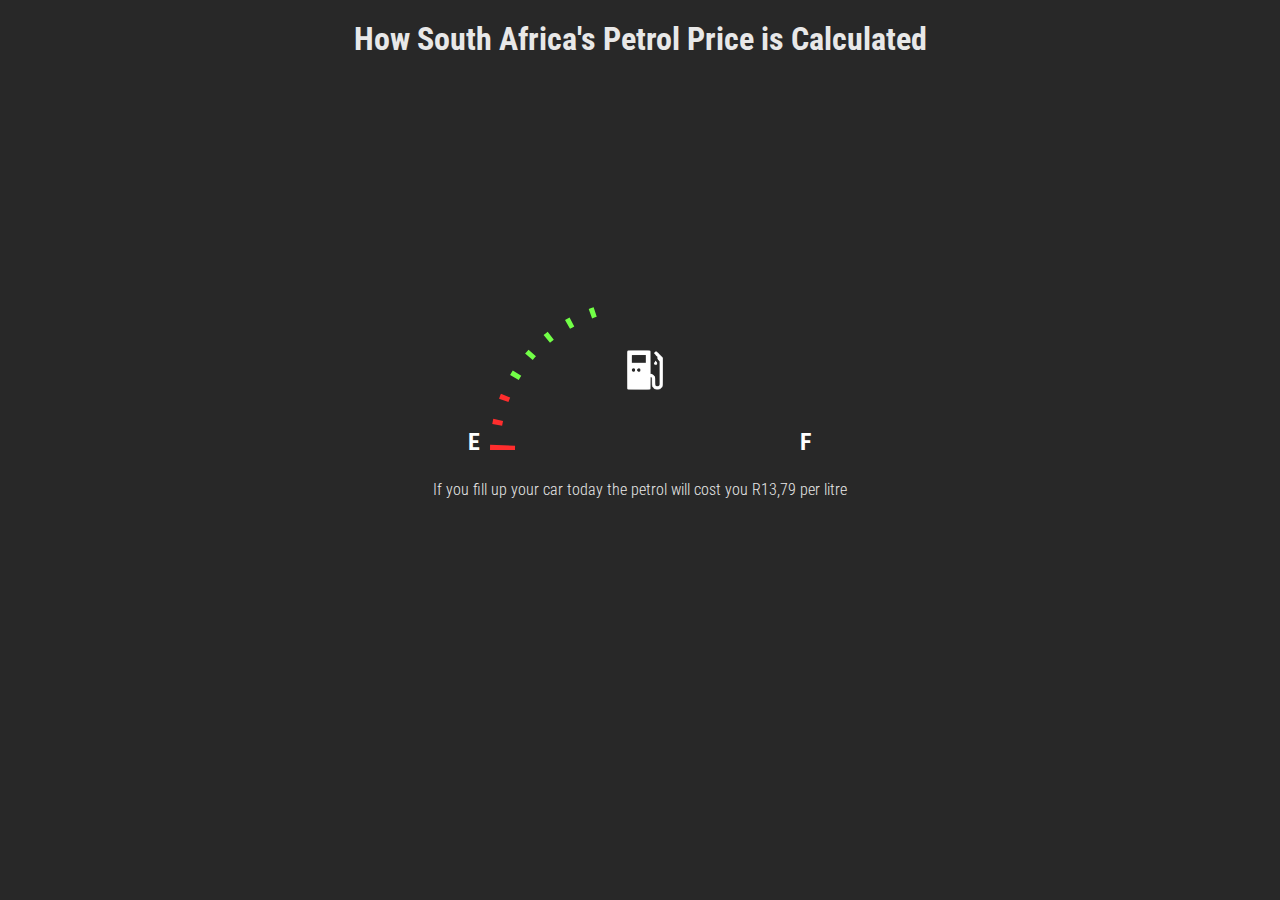
<file: index.html>
<!DOCTYPE html>
<html lang="">
<head>
    <meta charset="UTF-8">
    <meta name="viewport" content="width=device-width, initial-scale=1.0">
    <title>How the South African petrol price is calculated via @alastairotter</title>
    <link rel="stylesheet" href="lib/font-awesome-4.7.0/css/font-awesome.css">
    <link href="https://fonts.googleapis.com/css?family=Orbitron" rel="stylesheet">
    <link href="https://fonts.googleapis.com/css?family=Roboto+Condensed:300,400,700" rel="stylesheet">
    <link rel="stylesheet" href="">
    <script src="lib/d3.v4.min.js"></script>
    <script src="lib/jquery.min.js"></script>


    <style>
        body {
            font-family: "Roboto Condensed", Arial, "Helvetica Neue", Helvetica, sans-serif;
            background: #282828;
            margin:0;
        }

        a {
          color: #fff;
        }

        .boldtext {
            font-size:300%;
            font-weight: 700;
        }

        .gaugeLabel {
            fill: #fff;
            stroke: none;
            font-size: 150%;
            font-weight: 700;

        }

        .pointer {
            fill: #000;

            stroke: #fff;
            stroke-width: 4;
        }

        .text {
            color: #e8e8e8;
            font-size: 100%;
            font-weight: 300;
            line-height: 120%;

        }

        .intro {
            position: absolute;
            text-align: center;
            width: 96%;
            max-width: 500px;
            margin-left: auto;
            margin-right: auto;

        }

        .intro2, .intro3, .intro4, .intro5, .intro6 {
            display: none;
        }

        .highlight {
            font-family: "Orbitron", Arial, "Helvetica Neue", Helvetica, sans-serif;
        }

        .continue {
          position: absolute;
            top:93%;
            text-transform: uppercase;
            font-size: 90%;
            color: gray;

            display: none;
        }

        .continue1, .continue2 {



        }

        .continue:hover {
            color: #eee;
            cursor: pointer; cursor: hand;
        }


        .section2 {
            width: 200px;
            position: absolute;
            text-align: center;
            width: 96%;
            max-width: 500px;
            margin-left: auto;
            margin-right: auto;
            margin-top: -40px;
        }

        .section1 {
            display: none;

        }

        .label1, .label2 {
            display: none;
            position: absolute;
            color: #eee;
            font-size: 90%;


        }

        .llabel1, .llabel2, .llabel3 ,.llabel4{
            display: none;
            position: absolute;
            color: #eee;
            font-size: 90%;


        }

        .label2 {
          display: none;
        }

        .label{
            fill: #eee;
            stroke: none;
            font-size: 90%;
            text-anchor: end;
        }

        .fa {
          font-size: 140%;
          color: #fff;
        }

        .mainTitle {
          position: absolute;
          z-index: 1000;
          top: 20px;
          width: 100%;
          text-align: center;
          color: #e8e8e8;
          font-weight: 700;
          font-size: 200%;
        }



      /* phone screens */
      @media screen and (max-width: 600px) {
    body {

    }
    .mainTitle {
      font-size: 150%;
      top: 10px;
    }

    .text {
      font-size: 90%;
    }
}




    </style>
</head>

<body>


<div class="intro intro1 text">If you fill up your car today the petrol will cost you R13,79 per litre</div>
<!--
<div class="intro intro2 text">A month ago the same petrol would have cost you R12,85 per litre</div>
  <div class="intro intro3 text">And a year ago, in January 2016, it would have cost you R12,37 per litre</div>
<div class="intro intro4 text">Occasionally the price of petrol will decrease but, for cash-strapped consumers, it feels like petrol only ever goes up.
    </div>
    <div class="intro intro5 text">The price of petrol also seems very volatile. One month the price is decreased and the next there there is a massive increase in the price.</div>

    <div class="intro intro6 text">The reason for these large changes in the price of petrol from one month to another is because of the many volatile factors used to calculate the price.
    <div class="continue">Click here to continue &nbsp; <i class="fa fa-chevron-circle-right" aria-hidden="true"></i>
</div></div>
-->
  <div class='continue continue1'>Click to continue &nbsp; <i class='fa fa-chevron-circle-right' aria-hidden='true'></i></div>
  <div class='continue continue2'>Click to continue &nbsp; <i class='fa fa-chevron-circle-right' aria-hidden='true'></i></div>
  <div class='continue continue3'>Click to continue &nbsp; <i class='fa fa-chevron-circle-right' aria-hidden='true'></i></div>
  <div class='continue continue4'>Click to continue &nbsp; <i class='fa fa-chevron-circle-right' aria-hidden='true'></i></div>

  <div class='continue continue5'>Click to continue &nbsp; <i class='fa fa-chevron-circle-right' aria-hidden='true'></i></div>
  <div class='continue continue6'>Click to continue &nbsp; <i class='fa fa-chevron-circle-right' aria-hidden='true'></i></div>
  <div class='continue continue7'>Click to continue &nbsp; <i class='fa fa-chevron-circle-right' aria-hidden='true'></i></div>
  <div class='continue continue8'>Click to continue &nbsp; <i class='fa fa-chevron-circle-right' aria-hidden='true'></i></div>
  <div class='continue continue9'>Click to continue &nbsp; <i class='fa fa-chevron-circle-right' aria-hidden='true'></i></div>




<!-- <div class="section2 section1 text">There are a number of factors used to caluclate the price you pay for petrol at the pump. These include the exchange rate and oil price (volatile) and various taxes and margins (more stable). <br /><br />
  This is the price you pay at the petrol pump for 95 unleaded fuel (inland provinces) R13,79/l</div> -->

  <div class="section2 section1 text"></div>

    <div class="label1">R13,79</div>
      <div class="label2">R13,79</div>

    <div class="llabel1">R3,29</div>
    <div class="llabel2">R1,63</div>
    <div class="llabel3">R0,76</div>
    <div class="llabel4">R2,11</div>

    <script>




        var getAttrs = function (element) {

            var e = d3.select(element).node().getBBox();

            return e;


        }

        var intro = "If you fill up your car today the petrol will cost you R13,79 per litre.";


        var intro2 = "A month ago the same petrol would have cost you R12,85 per litre. And a year ago, in January 2016, it would have cost you R12,37 per litre";

        var intro3 = "Occasionally the price of petrol will decrease but, for cash-strapped consumers, it feels like petrol only ever goes up.";

        var intro4 = "The price of petrol also seems very volatile. One month the price is decreased and the next there there is a massive increase in the price";

        var intro5 = "That's 49c/l more than you paid last month (R13,30) and R1.05 more than you would have paid a year ago (R12,74).<br /><br />So how is the petrol price calculated? ";


        // SECTION COPY

        var section2 = "The price of petrol, which is re-calculated every month, is made up of two core elements: the basic fuel price (BFP) and a collection of levies, taxes and costs associated with transporting, storing and distributing petrol.";

        var section3 = "The Basic Fuel Price (BFP) is the cost of importing oil. This cost is based on the international oil price and includes the cost of shipping and storage. The basic fuel price is the most volatile portion of the petrol equation because it is a combination of the R/$ exchange rate and the price of a barrel of oil, which means that sudden exchange rate changes are reflected almost immediately in the price of petrol.";

        var section4 = "On top of the BFP there are R3,29 worth of taxes and levies applied. There is a R3,15 tax on each litre, a 4c per litre customs and excise levy and a 0.3c/l petroleum products levy. The R3,15 tax is set by the minister of finance and remains relatively stable throughout the year. There is also a 10c/l levy applied to 95 octane petrol in inland provinces to encourage motorists to use the easer-to-produce 93 octane petrol.";

        var section5 = "Then there is a R1,63 Road Accident Fund (RAF) levy. The RAF levy is set by the minister of finance and the proceeds of the RAF are used to compensate third parties involved in road accidents.";


        var section6 = "Another 76c is added to the price of petrol to cover the costs of domestic transportation of petrol around the country by rail, road and pipeline (41c) as well as secondary storage (17,9c) and distribution (17.3c). These additions are designed to cover costs incurred at the various sub-depots around the country.";

        var section8 = "The numbers above have been rounded for illustrative purposes. Data for this infographic was sourced from the <a href='http://www.energy.gov.za/'>Department of Energy</a> and the <a href='https://www.aa.co.za/'>AA</a><br /><br />If you found this interesting or useful please share it. If you have suggestions or comments you can find me on <a href='http://twitter.com/alastairotter'>Twitter</a> or take a look at some of my <a href='http://mediahack.co.za/alastair/'>other projects</a>.";

        var section7 = "Finally there are the wholesale and retail margins (R2,11). The wholesale profit margin is 35,6c/l and this covers the coastal storage depot costs. The retail margin of R1,76 is fixed by the Department of Energy and goes to the service station owner to cover their business costs. ";

        var section9 = "The final levy added is the demand side management levy. This adds 10c to the price of 95 octane petrol in inland provinces. ";

        function degToRad (degree) {
            return degree * (Math.PI/180);
        }

        var outerRadius = 150;

        var width = window.innerWidth,
            height = window.innerHeight;

        var svg = d3.select("body")
            .append("svg")
            .attr("width", width * 0.98)
            .attr("height", height * 0.99)

        var gauge = svg.append("g")

        var arc = d3.arc()
            .innerRadius( function (d) {
                return outerRadius - d.size;
            })
            .outerRadius( outerRadius )
            .startAngle( function (d) {

                return degToRad(d.startangle);
            })

            .endAngle( function (d) {
                return degToRad(d.endangle);
            })


var green = "#72ff47";
var red = "#ff2d2d";

        var points = [
            {   startangle: 270, endangle: 272, color: red, size: 25 },
//            {   startangle: 270, endangle: 272, color: "crimson", size: 25 },
            {   startangle: 280, endangle: 282, color: red, size: 10 },
            {   startangle: 290, endangle: 292, color: red, size: 10 },
            {   startangle: 300, endangle: 302, color: green, size: 10 },
            {   startangle: 310, endangle: 312, color: green, size: 10 },
            {   startangle: 320, endangle: 322, color: green, size: 10 },
            {   startangle: 330, endangle: 332, color: green, size: 10 },
            {   startangle: 340, endangle: 342, color: green, size: 10 },
            {   startangle: 350, endangle: 352, color: green, size: 10 },
            {   startangle: 0, endangle: 2, color: green, size: 25, class: "centerline"},
            {   startangle: 8, endangle: 10, color: green, size: 10 },
            {   startangle: 18, endangle: 20, color: green, size: 10 },
            {   startangle: 28, endangle: 30, color: green, size: 10 },
            {   startangle: 38, endangle: 40, color: green, size: 10 },
            {   startangle: 48, endangle: 50, color: green, size: 10 },
            {   startangle: 58, endangle: 60, color: green, size: 10 },
            {   startangle: 68, endangle: 70, color: green, size: 10 },
            {   startangle: 78, endangle: 80, color: green, size: 10 },
            {   startangle: 88, endangle: 90, color: green, size: 25 },
//            {   startangle: 45, endangle: 50, color: "gray", size: 150 },




        ];

        gauge.append("svg:image")
           .attr('x', width/2 - 15)
           .attr('y', height/2 - 100)
           .attr('width', 40)
           .attr('height', 40)
           .attr("xlink:href","fuelpump.png")
            .style("opacity", 1)
            .transition()
            .duration(1000)
            .style("opacity", 1)

        gauge.selectAll(".lines")
            .data(points)
            .enter()
            .append("path")
            .style("display", "none")
            .attr("class", function (d) {
                return d.class;
            })
            .attr("fill", function (d) {
                return d.color;
            })
            .attr("d", arc)
            .attr("transform", "translate(" + width/2 + "," + height/2 + ")")
            .transition()
            .delay(function (d, i) {
                return i * 100;
            })
            .style("display", "block")


//       addText(intro, ".intro");


       gauge.append("text")
            .text("E")
            .attr("x", width/2 - 160)
            .attr("y", height/2)
            .attr("class", "gaugeLabel")
            .style("text-anchor", "end")

       gauge.append("text")
            .text("F")
            .attr("x", width/2 + 160)
            .attr("y", height/2)
            .attr("class", "gaugeLabel")
            .style("text-anchor", "start")
            .style("opacity", 1)
            .transition()
            .duration(1000)
            .style("opacity", 1)



        // POSITION INTRO
        var intro = $(".intro").width();
        var cont = $(".continue").width();

//        var intro2 = $(".intro2").width();
//        var intro3 = $(".intro3").width();
//        var intro4 = $(".intro4").width();
//        var intro5 = $(".intro5").width();
//        var intro6 = $(".intro6").width();
//
        d3.select(".intro")
            .style("left", width/2 - intro/2 + "px")
            .style("top", height/2 + 30 + "px")

        d3.select(".continue")
            .style("left", width/2 - cont/2 + "px")
            .style("top", height/2 + 20 + "px")

//        d3.select(".intro2")
//            .style("left", width/2 - intro/2 + "px")
//            .style("top", height/2 + 30 + "px")
//
//         d3.select(".intro3")
//            .style("left", width/2 - intro/2 + "px")
//            .style("top", height/2 + 30 + "px")
//
//         d3.select(".intro4")
//            .style("left", width/2 - intro/2 + "px")
//            .style("top", height/2 + 30 + "px")
//
//         d3.select(".intro5")
//            .style("left", width/2 - intro/2 + "px")
//            .style("top", height/2 + 30 + "px")
//
//         d3.select(".intro6")
//            .style("left", width/2 - intro/2 + "px")
//            .style("top", height/2 + 30 + "px")



        var chart = svg.append("g")
        var centerline;
        var levy1, levy2, levy3, levy4;
        var llabel1, llabel2, llabel3, llabel4;

        llabel1 = d3.select(".llabel1")
          .style("left", width/2 + 55 + "px");

          llabel2 = d3.select(".llabel2")
            .style("left", width/2 + 55 + "px")

            llabel3 = d3.select(".llabel3")
              .style("left", width/2 + 55 + "px")

              llabel4 = d3.select(".llabel4")
                .style("left", width/2 + 55 + "px")

        setTimeout( function () {

          // levy5 = chart.append("rect")
          //   .attr("x", width/2 - 40)
          //   .attr("y", height/2 - 197)
          //   .attr("width", 80)
          //   .attr("height", 197)
          //   .style("fill", "#5a8257")
          //   .style("opacity",0)

          levy4 = chart.append("rect")
            .attr("x", width/2 - 40)
            .attr("y", height/2 - 197)
            .attr("width", 80)
            .attr("height", 197)
            .style("fill", "#61a23e")
            .style("opacity",0)

          levy3 = chart.append("rect")
            .attr("x", width/2 - 40)
            .attr("y", height/2 - 166)
            .attr("width", 80)
            .attr("height", 166)
            .style("fill", "#b3d7a2")
            .style("opacity",0)


          levy2 = chart.append("rect")
            .attr("x", width/2 - 40)
            .attr("y", height/2 - 155)
            .attr("width", 80)
            .attr("height", 155)
            .style("fill", "#65dc94")
            .style("opacity",0)

          levy1 = chart.append("rect")
            .attr("x", width/2 - 40)
            .attr("y", height/2 - 132)
            .attr("width", 80)
            .attr("height", 132)
            .style("fill", "#72ff47")
            .style("opacity",0)

          llabel1.style("top", height/2 - 115 + "px")

          llabel2.style("top", height/2 - 150 + "px")

          llabel3.style("top", height/2 - 170 + "px")

          llabel4.style("top", height/2 - 190 + "px")

            centerline = chart.append("rect")
                .attr("x", width/2)
                .attr("y", height/2 - 150)
                .attr("width", 5)
                .attr("height", 25)
                .style("fill", "#72ff47")
                .attr("class", "centerline")





        },4000);




        var introSwitch = function (introHtml, callback) {

            d3.select(".intro")
                .style("opacity", 1)
                .transition()
                .delay(3000)
                .duration(250)
                .style("opacity", 0)
                .on("end", function () {
                    d3.select(".intro")
                        .style("opacity", 0)
                        .html(introHtml)
                        .transition()
                        .duration(250)
                        .style("opacity", 1)
                        .on("end", callback)




                })





        }



        // TESTING

        var showContinue = function () {


            var introHeight = d3.select(".intro")
                .node().getBoundingClientRect();

            introHeight = introHeight.bottom;

            console.log(introHeight)


             d3.select(".continue1")
                .style("top", "92%")
                .style("opacity", 0)
                .style("display", "block")
                .transition()
                .delay(1000)
                .duration(1000)
                .style("opacity", 1)
        }

         setTimeout(function () {
            introSwitch(intro5, showContinue); // ADDS SECOND INTRO TEXT




        }, 1000)








        // MANUAL NAVIGATION
        // STAGE1

        d3.selectAll(".continue1")
            .on("click", function () {

                d3.select(".continue1").remove();

                d3.select(".intro").remove();

                gauge.style("opacity", 1)
                    .transition()
                    .duration(1000)
                    .style("opacity", 0)

                d3.select(".intro6")
                    .transition()
                    .duration(2000)
                    .style("opacity", 0)
                    .remove()

                centerline.transition()
                    .delay(0)
                    .duration(2500)
                    .attr("x", width/2 - 40)
                    .attr("height", 197)
                    .attr("y", height/2 - 197)
                    .attr("width", 80)



                var section1width = $(".section1").width()

                var positionCont = function () {
                    var introHeight = d3.select(".section2")
                            .node().getBoundingClientRect();

                        introHeight = introHeight.bottom;


                        d3.selectAll(".continue2")
                            .style("left", width/2 - cont/2 + "px")
                            .style("top", "92%")
                            .style("opacity", 0)
                            .style("display", "block")
                            .transition()
                            .delay(1000)
                            .duration(1000)
                            .style("opacity", 1)
                }

                var section1 = d3.select(".section1")
                    .style("opacity", 0)
                    .style("display", "block")
                    .transition()
                    .delay(1000)
                    .duration(1000)
                    .style("opacity", 1)
                    .style("left", width/2 - section1width/2 + "px")
                    .style("top", height/2 + 70 + "px")
                    .on("end", positionCont)



                var clinevalues = d3.select(".centerline").node().getBoundingClientRect()


                var label1 = d3.select(".label1")
                    .style("opacity", 0)
                    .style("display", "block")
                    .transition()
                    .delay(1000)
                    .duration(1000)
                    .style("opacity", 0)
                    .style("left", clinevalues.right + 50 + "px")
                    .style("top", clinevalues.top + "px")


/////////////////
setTimeout( function () {
console.log("STAGE 2");


    d3.select(".section2")
        .transition()
        .duration(250)
        .style("opacity", 0)
        .on("end", function () {
            d3.select(".section2")
                .html(section2)
                .transition()
                .duration(250)
                .style("opacity", 1)

            var clinex = centerline.attr("x");
            var cliney = centerline.attr("y");
            var clineh = centerline.attr("height");
            var clinehy = +clineh + +cliney;
            var clinew = centerline.attr("width");

            console.log(cliney);
            console.log(clineh);
            console.log(clinehy);




          chart.append("rect")
                .attr("x", clinex)
                .attr("y", clinehy)
                .attr("width", clinew)
                .attr("class", "bar2")
                .attr("height", 0)
                .style("fill", red)
                .transition()
                .duration(500)
                .attr("y", +clinehy - 85)
                .attr("height", 85)
                .on("end", function () {
                    var e = getAttrs(".bar2");
                    console.log(e);

                    chart.append("text")
                        .text("Basic Fuel Price")
                        .classed("label", true)
                        .attr("class", "label")
                        .classed("barlabel2",true)
                        .attr("x", e.x - 20)
                        .attr("y", e.y + e.height/2)


                    chart.append("text")
                        .text("Levies, taxes & costs")
                        .attr("class", "label")
                        .classed("barlabel1", true)
                        .attr("x", e.x - 20)
                        .attr("y", e.y - (120 - e.height) - 30)

                    d3.select(".continue2")
                        .style("display", "none")



                        // ADD CONTINUE 3

                    var introHeight = d3.select(".section2")
            .node().getBoundingClientRect();

        introHeight = introHeight.bottom;


        d3.selectAll(".continue3")
            .style("left", width/2 - cont/2 + "px")
            .style("top", "93%")
            .style("opacity", 0)
            .style("display", "block")
            .transition()
            .delay(1000)
            .duration(1000)
            .style("opacity", 1)






                })



            })
          }, 2000);

/////////////////



            })



            // STAGE 2

            d3.selectAll(".continue2")
                .on("click", function () {

                console.log("STAGE 2");


                    d3.select(".section2")
                        .transition()
                        .duration(250)
                        .style("opacity", 0)
                        .on("end", function () {
                            d3.select(".section2")
                                .html(section2)
                                .transition()
                                .duration(250)
                                .style("opacity", 1)

                            var clinex = centerline.attr("x");
                            var cliney = centerline.attr("y");
                            var clineh = centerline.attr("height");
                            var clinehy = +clineh + +cliney;
                            var clinew = centerline.attr("width");

                            console.log(cliney);
                            console.log(clineh);
                            console.log(clinehy);




                          chart.append("rect")
                                .attr("x", clinex)
                                .attr("y", clinehy)
                                .attr("width", clinew)
                                .attr("class", "bar2")
                                .attr("height", 0)
                                .style("fill", red)
                                .transition()
                                .duration(500)
                                .attr("y", +clinehy - 85)
                                .attr("height", 85)
                                .on("end", function () {
                                    var e = getAttrs(".bar2");
                                    console.log(e);

                                    chart.append("text")
                                        .text("Basic Fuel Price")
                                        .classed("label", true)
                                        .attr("class", "label")
                                        .classed("barlabel2",true)
                                        .attr("x", e.x - 20)
                                        .attr("y", e.y + e.height/2)


                                    chart.append("text")
                                        .text("Levies, taxes & costs")
                                        .attr("class", "label")
                                        .classed("barlabel1", true)
                                        .attr("x", e.x - 20)
                                        .attr("y", e.y - (120 - e.height) - 30)

                                    d3.select(".continue2")
                                        .style("display", "none")



                                        // ADD CONTINUE 3

                                    var introHeight = d3.select(".section2")
                            .node().getBoundingClientRect();

                        introHeight = introHeight.bottom;


                        d3.selectAll(".continue3")
                            .style("left", width/2 - cont/2 + "px")
                            .style("top", introHeight + "px")
                            .style("opacity", 0)
                            .style("display", "block")
                            .transition()
                            .delay(100)
                            .duration(100)
                            .style("opacity", 1)






                                })



                            })







                })




            // STAGE 3

            d3.select(".continue3")
                .on("click", function () {
                    console.log("continue3");

                    var clinex = centerline.attr("x");
                    var cliney = centerline.attr("y");
                    var clineh = centerline.attr("height");
                    var clinehy = +clineh + +cliney;
                    var clinew = centerline.attr("width");
                    var e = getAttrs(".bar2");

                    // d3.select(".bar2").transition()
                    //   .duration(1000)
                    //   .attr("x", clinex - 90)

                    centerline.transition().duration(1000).style("opacity", 0)

                    d3.select(".section2")
                      .transition()
                      .duration(100)
                      .style("opacity", 0)
                        .on("end", function () {
                            d3.select(".section2")
                              .html(section3)
                              .transition()
                              .duration(100)
                              .style("opacity", 1)
                        })

                      d3.select(".barlabel1")
                        .style("opacity",0)

                      d3.select(".label1")
                        .transition()
                        .duration(1000)
                        .style("top", e.y + 35 + "px")
                        .transition()
                        .duration(100)
                        .style("opacity", 1)
                        .text("R5,97")


                    centerline
                    .attr("y", +clinehy - 85)
                    .attr("height", 85)
                    .transition().duration(1000).style("opacity", 1)


                    d3.select(".continue3")
                        .style("display", "none")



                        // ADD CONTINUE 3

                    var introHeight = d3.select(".section2")
            .node().getBoundingClientRect();

        introHeight = introHeight.bottom;


        d3.selectAll(".continue4")
            .style("left", width/2 - cont/2 + "px")
            .style("top", "93%")
            .style("opacity", 0)
            .style("display", "block")
            .transition()
            .delay(100)
            .duration(100)
            .style("opacity", 1)


                    // d3.select(".label2")
                    //   .transition()
                    //   .duration(1000)
                    //   .attr("x", e.x - 110)

                    // centerline.transition()
                    //     .duration(1000)
                    //     .attr("x", function () {
                    //       return this.attr("x") + 50;
                    //     })

                })

                // STAGE 3

                function addLevies(barh, section) {
                  var clinex = centerline.attr("x");
                  var cliney = centerline.attr("y");
                  var clineh = centerline.attr("height");
                  var clinehy = +clineh + +cliney;
                  var clinew = centerline.attr("width");
                  var e = getAttrs(".bar2");

                // levy1.transition()
                //   .duration(1000)
                //   .attr("y", +clinehy - barh)
                //   .attr("height", barh)
                //   .attr("x", width/2 - 40)
                //   .attr("width", 80)
                //   .transition()
                //   .duration(1000)
                //   .style("opacity", 1)
                //
                //
                //   levy2.transition()
                //     .duration(1000)
                //     .attr("y", +clinehy - barh)
                //     .attr("height", barh)
                //     .attr("x", width/2 - 40)
                //     .attr("width", 80)
                //
                //     levy3.transition()
                //       .duration(1000)
                //       .attr("y", +clinehy - barh)
                //       .attr("height", barh)
                //       .attr("x", width/2 - 40)
                //       .attr("width", 80)

                d3.select(".section2")
                  .transition()
                  .duration(300)
                  .style("opacity", 0)
                    .on("end", function () {
                        d3.select(".section2")
                        .html(section)
                        .transition()
                        .duration(500)
                        .style("opacity",1)


                    })
                    var clinevalues = d3.select(".centerline").node().getBoundingClientRect()


                    // d3.select(".label2")
                    // .style("left", clinevalues.right + 50 + "px")
                    // .style("top", clinevalues.top + "px")
                    //   .transition()
                    //   .duration(1000)
                    //
                    //   .style("display", "block")
                      // .transition()
                      // .duration(1000)
                      // .text("R5,97")


                  }

                  function continuechange (sectionold, sectionnew)  {
                    console.log(sectionnew);
                    d3.select(sectionold)
                            .style("display", "none")


                            var introHeight = d3.select(".section2")
                .node().getBoundingClientRect();

                  introHeight = introHeight.bottom;


            d3.selectAll(sectionnew)
                .style("left", width/2 - cont/2 + "px")
                .style("top", "93%")
                .style("opacity", 0)
                .style("display", "block")
                .transition()
                .delay(300)
                .duration(300)
                .style("opacity", 1)

              }


                d3.select(".continue4")
                    .on("click", function () {



                    setTimeout( function () {
                      continuechange(".continue4", ".continue5")
                    },100);

                    addLevies(131, section4);

                    d3.select(".barlabel1")
                         .transition()
                         .duration(1000)
                         .style("opacity",1)

                    levy1.transition()
                      .duration(1000).style("opacity",1)

                    llabel1.transition().duration(1000).style("display","block")

                    })


////////////////
                    d3.select(".continue5")
                        .on("click", function () {



                        setTimeout( function () {
                          continuechange(".continue5", ".continue6")
                        },100);

                        addLevies(154, section5);

                        levy2.transition()
                          .duration(1000).style("opacity",1)

                        llabel2.transition().duration(1000).style("display","block")


                        })

//////////////// Transport
                      d3.select(".continue6")
                          .on("click", function () {



                          setTimeout( function () {
                            continuechange(".continue6", ".continue7")
                          },100);

                          addLevies(160, section6);

                          levy3.transition()
                            .duration(1000).style("opacity",1)

                          llabel3.transition().duration(1000).style("display","block")

                          })


//////////////// Storage
                    d3.select(".continue7")
                        .on("click", function () {


                        // d3.select(".continue7").remove();
                        setTimeout( function () {
                          continuechange(".continue7", ".continue8")
                        },1000);

                        addLevies(165, section7);

                        levy4.transition()
                          .duration(1000).style("opacity",1)

                        llabel4.transition().duration(1000).style("display","block")

                        })

//////////////// Margins
                    d3.select(".continue8")
                        .on("click", function () {
                    //
                    //

                        setTimeout( function () {
                          continuechange(".continue8", ".continue9");
                          d3.select(".continue9").remove();
                        },1000);

                        addLevies(195, section8);
                    //
                        })

//////////////// DSML
                    // d3.select(".continue9")
                    //     .on("click", function () {
                    //
                    //
                    //
                    //     setTimeout( function () {
                    //       continuechange(".continue9", ".continue10")
                    //     },1000);
                    //
                    //     addLevies(197, section9);
                    //
                    //     d3.select(".barlabel1")
                    //       .transition()
                    //       .duration(1000)
                    //       .style("opacity", 1)
                    //
                    //
                    //     })





//


















    </script>

    <div class="mainTitle">
      How South Africa's Petrol Price is Calculated
    </div>


    <script>
      (function(i,s,o,g,r,a,m){i['GoogleAnalyticsObject']=r;i[r]=i[r]||function(){
      (i[r].q=i[r].q||[]).push(arguments)},i[r].l=1*new Date();a=s.createElement(o),
      m=s.getElementsByTagName(o)[0];a.async=1;a.src=g;m.parentNode.insertBefore(a,m)
      })(window,document,'script','https://www.google-analytics.com/analytics.js','ga');

      ga('create', 'UA-72472423-1', 'auto');
      ga('send', 'pageview');

    </script>


<!-- Go to www.addthis.com/dashboard to customize your tools --> <script type="text/javascript" src="//s7.addthis.com/js/300/addthis_widget.js#pubid=ra-4d708b425b845fd3"></script>

</body>
</html>
</file>
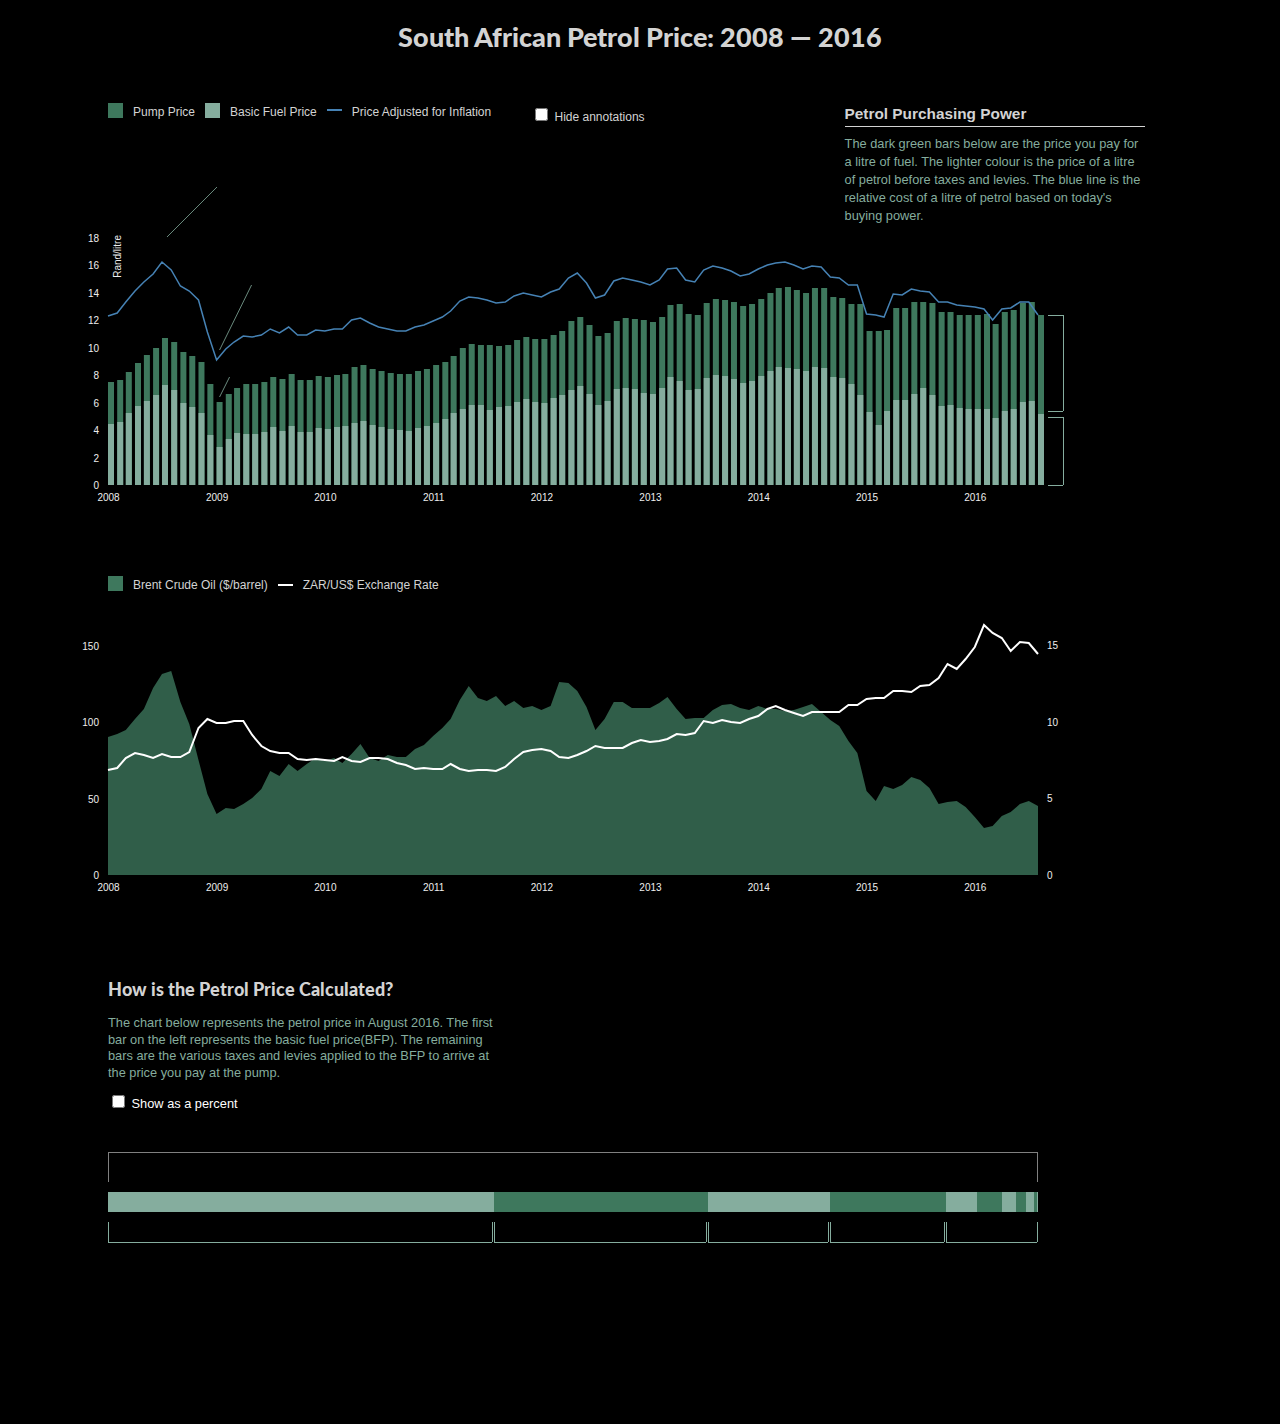
<file: index_original.html>
<!DOCTYPE html>
<html lang="">
<head>
    <meta charset="UTF-8">
    <meta name="viewport" content="width=device-width, initial-scale=1.0">
    <title></title>
    <link href="https://fonts.googleapis.com/css?family=Lato:400,900" rel="stylesheet">




    <link rel="stylesheet" href="styles.css">
    <script src="lib/d3.v4.min.js"></script>
    <script src="lib/chroma.min.js"></script>
    
</head>

<body>
   <div class="title">South African Petrol Price: 2008 &mdash; 2016</div>
    <div id="legend">
        <div class="legend1box">&nbsp;</div>
        <div class="legendtext">Pump Price</div>
        <div class="legend2box">&nbsp;</div>
        <div class="legendtext">Basic Fuel Price</div>
        <div class="legend3box">&nbsp;</div>
        <div class="legendtext">Price Adjusted for Inflation</div>
        <div class="legendtext" style="margin-left: 40px;"><input type="checkbox" name="hideanno"> Hide annotations</div>
        <div class="inflation">
            <div class="detail">
                <div class="detailtitle">
                       Petrol Purchasing Power
                </div>
                <div class="detailtext">
                    The dark green bars below are the price you pay for a litre of fuel. The lighter colour is the price of a litre of petrol before taxes and levies. The blue line is the relative cost of a litre of petrol based on today's buying power.
                    
                </div>
            </div>
        </div>
        
            
            
            
        
    </div>
    
    <div id="chart"></div>
    
    <div class="element3">
       <div id="legend2">
        <div class="legend1box">&nbsp;</div>
        <div class="legendtext">Brent Crude Oil ($/barrel)</div>
        
        <div class="legend4box">&nbsp;</div>
        <div class="legendtext">ZAR/US$ Exchange Rate</div>
</div>
        <div id="chart3"></div>
       
    </div>
    
    <div id="element2">
    <div class="secondtitle">How is the Petrol Price Calculated?</div>
    <div class="text">The chart below represents the petrol price in August 2016. The first bar on the left represents the basic fuel price(BFP). The remaining bars are the various taxes and levies applied to the BFP to arrive at the price you pay at the pump. <br />
    <div class='levycheck'><input name='hidelevy' type='checkbox'> <span class='levylabel'>Show as a percent</span> </div></div>
    
        
        <div id="chart2"></div>
       
    </div>
    
   
    
    
    
    
    
    <script>
    
        var margin = { top: 100, right: 100, bottom: 50, left: 100},
            width = window.innerWidth - 50 - margin.left - margin.right, 
            height = 400 - margin.top - margin.bottom;
        
        var svg = d3.select("#chart")
            .append("svg")
            .attr("width", width + margin.left + margin.right)
            .attr("height", height + margin.top + margin.bottom)
                
        var g = svg.append("g")
                .attr("transform", "translate(" + margin.left + "," + (margin.top + 30) + ")")
        
        var x = d3.scaleTime().range([0,width-100]),
            y = d3.scaleLinear().rangeRound([height,0])
        
        var parseDate = d3.timeParse("%Y-%m");
        
        var line = d3.line()
            .x(function(d) { return x(d.dateMonth); })
            .y(function(d) { return y(d.adjusted); });
        
        
        
        // CHART 2
        
        
            
        
        
        // CHART 2
        
        d3.csv("petrol_price.csv", function (data) { 
            
            data.forEach( function (d) { 
                d.adjusted = +d.adjusted/100;
                d.pumpPrice = +d.pumpPrice/100;
                d.dateMonth = parseDate(d.dateMonth);
                d.basicFuelPrice = +d.basicFuelPrice/100;
            })
            
        
            x.domain(d3.extent(data, function (d) { return d.dateMonth}))
            y.domain([0, d3.max(data, function (d) { return d.adjusted + 2; })])
            
            
            
            x.ticks(d3.timeMonth.every(6));
            
            g.append("g")
                .attr("class","axis axis--x")
                .attr("transform", "translate(0," + height +")")
                .call(d3.axisBottom(x))
            
            g.append("g")
                  .attr("class", "axis axis--y")
                  .call(d3.axisLeft(y).ticks(10)
                       )
                .append("text")
                  .attr("transform", "rotate(-90)")
                  .attr("y", 6)
                  .attr("dy", "0.71em")
                  .attr("text-anchor", "end")
                  .text("Rand/litre");
            
            g.selectAll("bar")
                .data(data)
                .enter()
                .append("rect")
                .attr("class","bar")
                .attr("x", function (d) { return x(d.dateMonth); })
                .attr("y", function (d) { return y(d.pumpPrice); })
                .attr("width", "6")
                .attr("height", function (d) { return height - y(d.pumpPrice); })
                .on("mouseover", function (d) { 
                    console.log(d);
                })
//                .on("mouseover", function (d) { 
//                
//                    var label = g.append("text")
//                        .text( function () { return d.pumpPrice; })
//                        .attr("x", function () { return x(d.dateMonth); })
//                        .attr("y", function () { return y(d.pumpPrice) - 10; })
//                        .attr("class","label")
//            
//                })
//                .on("mouseout", function () { 
//                
//                    d3.selectAll(".label")
//                        .remove()
//                    
//                })
                
//                .attr("transform","translate(5,0)")
            
            g.selectAll("bar2")
                .data(data)
                .enter()
                .append("rect")
                .attr("class","bar2")
                .attr("x", function (d) { return x(d.dateMonth); })
                .attr("y", function (d) { return y(d.basicFuelPrice); })
                .attr("width", "6")
                .attr("height", function (d) { return height - y(d.basicFuelPrice); })
//                .attr("transform","translate(6,0)")
            
            g.append("path")
                .datum(data)
                .attr("class", "line")
                .attr("d", line);
            
            
            
            // ADD ANNOTATIONS
            
            
            // Annotation 1 - First BC peak
            
            var thisX = x(parseDate("2008-07"));
            var thisY = y((1621/100));
            
            g.append("foreignObject")
                .attr("class", "a_note")
                .attr("y", thisY - 110)
                .attr("x", thisX + 60)
                .html("<div class='notetext annotations'>Brent Crude oil peaks at $133.64 per barrel in August 2008</div>")
            
//            g.append("text")
//                .attr("x", thisX+50)
//                .attr("y", thisY - 30)
//                .html("Brent Crude oil peaks $133.64 per barrel in August 2008")
//                .attr("class", "annotation")
            
            g.append("line")
                .attr("x1", thisX + 5)
                .attr("x2", thisX + 55)
                .attr("y1", thisY - 20)
                .attr("y2", thisY - 70)
                .attr("class","annotateline annotations")
                .attr("transform","translate(0,-5)")
            
            // Annotation 2 - First BC trough
            
            var thisX = x(parseDate("2009-01"));
            var thisY = y((909/100));
            
            g.append("foreignObject")
                .attr("class", "a_note")
                .attr("y", thisY - 105)
                .attr("x", thisX + 40)
                .html("<div class='notetext annotations'>Five months later Brent Crude drops to $39.99 a barrel</div>")
            

            
            g.append("line")
                .attr("x1", thisX + 3)
                .attr("x2", thisX +35)
                .attr("y1", thisY - 5)
                .attr("y2", thisY - 70)
                .attr("class","annotateline annotations")
                .attr("transform","translate(0,-5)")
            
            
            // Annotation 3 - Peak 2008 price
            
            var thisX = x(parseDate("2008-07"));
            var thisY = y((1070/100));
            
            g.append("foreignObject")
                .attr("x", thisX - 12) 
                .attr("y", thisY - 30)
                .html("<div class='label annotations'>Jul '08<br/>R10.70</div>")
            
            // Annotation 4 - Trough 2009 price
            
            var thisX = x(parseDate("2009-01"));
            var thisY = y((601/100));
            
            g.append("foreignObject")
                .attr("x", thisX + 10) 
                .attr("y", thisY - 45)
                .html("<div class='label annotations'>Jan '09<br/>R6.01</div>")
            
            g.append("line")
                .attr("x1", thisX + 3)
                .attr("x2", thisX +13)
                .attr("y1", thisY)
                .attr("y2", thisY - 20)
                .attr("class","annotateline annotations")
                .attr("transform","translate(0,-5)")
               
            
            // Annotation 5 - Adjusted peak 2008
            
            var thisX = x(parseDate("2008-07"));
            var thisY = y((1621/100));
            
            g.append("foreignObject")
                .attr("x", thisX -20) 
                .attr("y", thisY - 20)
                .html("<div class='labelannotate annotations'>R16.21</div>")
    

            // Annotation 6 - Peak May 2012 : 1546
            
            var thisX = x(parseDate("2012-05"));
            var thisY = y((1546/100));
            
            g.append("foreignObject")
                .attr("x", thisX -20) 
                .attr("y", thisY - 35)
                .html("<div class='labelannotate annotations'>May '12<br/>R15.46</div>")
            
            
            // Annotation 7 - Current price : 1235
            
            var thisX = x(parseDate("2016-08"));
            var thisY = y((1235/100));
            
            g.append("foreignObject")
                .attr("x", thisX - 20) 
                .attr("y", thisY - 65)
                .html("<div class='label annotations'>Aug '16<br/>R12.35</div>")
            
            
            // Annotation 8 - Basic Fuel Price & levies
            
            var thisX = x(parseDate("2016-08"));
            var thisY = y((1235/100));
            var thisY2 = y((514/100));
            
            g.append("line")
                .attr("x1", thisX + 25)
                .attr("x2", thisX + 25)
                .attr("y1", thisY)
                .attr("y2", thisY2 - 3)
                .attr("class","bfpguides annotations")
            
            g.append("line")
                .attr("x1", thisX + 10)
                .attr("x2", thisX + 25)
                .attr("y1", thisY)
                .attr("y2", thisY)
                .attr("class","bfpguides annotations")
            
            g.append("line")
                .attr("x1", thisX + 10)
                .attr("x2", thisX + 25)
                .attr("y1", thisY2 - 3)
                .attr("y2", thisY2 - 3)
                .attr("class","bfpguides annotations")
            
            g.append("foreignObject")
                .attr("x", thisX + 35)
                .attr("y", thisY + 35)
                .html("<div class='bfp annotations'>Fuel taxes & levies<br /><span class='endnotetext'>R7.21</span></div>")
            
            
            
            // Second BFP bracket
            
            var thisX = x(parseDate("2016-08"));
            var thisY = y((514/100));
            
            
            g.append("line")
                .attr("x1", thisX + 25)
                .attr("x2", thisX + 25)
                .attr("y1", thisY + 3)
                .attr("y2", height)
                .attr("class","bfpguides annotations")
            
            g.append("line")
                .attr("x1", thisX + 10)
                .attr("x2", thisX + 25)
                .attr("y1", thisY +3)
                .attr("y2", thisY +3)
                .attr("class","bfpguides annotations")
            
            g.append("line")
                .attr("x1", thisX + 10)
                .attr("x2", thisX + 25)
                .attr("y1", height)
                .attr("y2", height)
                .attr("class","bfpguides annotations")
            
                
            // Add BFP notes
            
            g.append("foreignObject")
                .attr("x", thisX + 35)
                .attr("y", thisY + 25)
                .html("<div class='bfp annotations'>Basic fuel price<br /><span class='endnotetext'>R5.14</span></div>")
            
            
            
            
            // Hide annotations
            d3.select("[id=hideanno]")
                .remove()

                                          
        });
        
        
        d3.select("[name=hideanno]")
                .on("change", function () { 
                    var checked = d3.select("[name=hideanno]").property('checked');
                    if(checked) { 
                        d3.selectAll(".annotations")
                            .style("visibility", "hidden")
                        
                       
                    }
                    else { 
                        d3.selectAll(".annotations")
                            .style("visibility","visible")
                        
                        
                    }
                })
        
        d3.select("#legend")
            .style("top", (margin.top/2) + "px")
            .style("left", margin.left + "px")
        

        
       
        
        
    
    </script>
    <script src="chart2.js"></script>
    <script src="chart3.js"></script>
<!--
    
    "#44a092",
"#4be79b",
"#4b6f67",
"#61f1ce",
"#3e785d",
"#b6e6d4",
"#2e9968",
"#66d9d2",
"#85ad9e",
"#63c99d"
-->
</body>
</html>
</file>
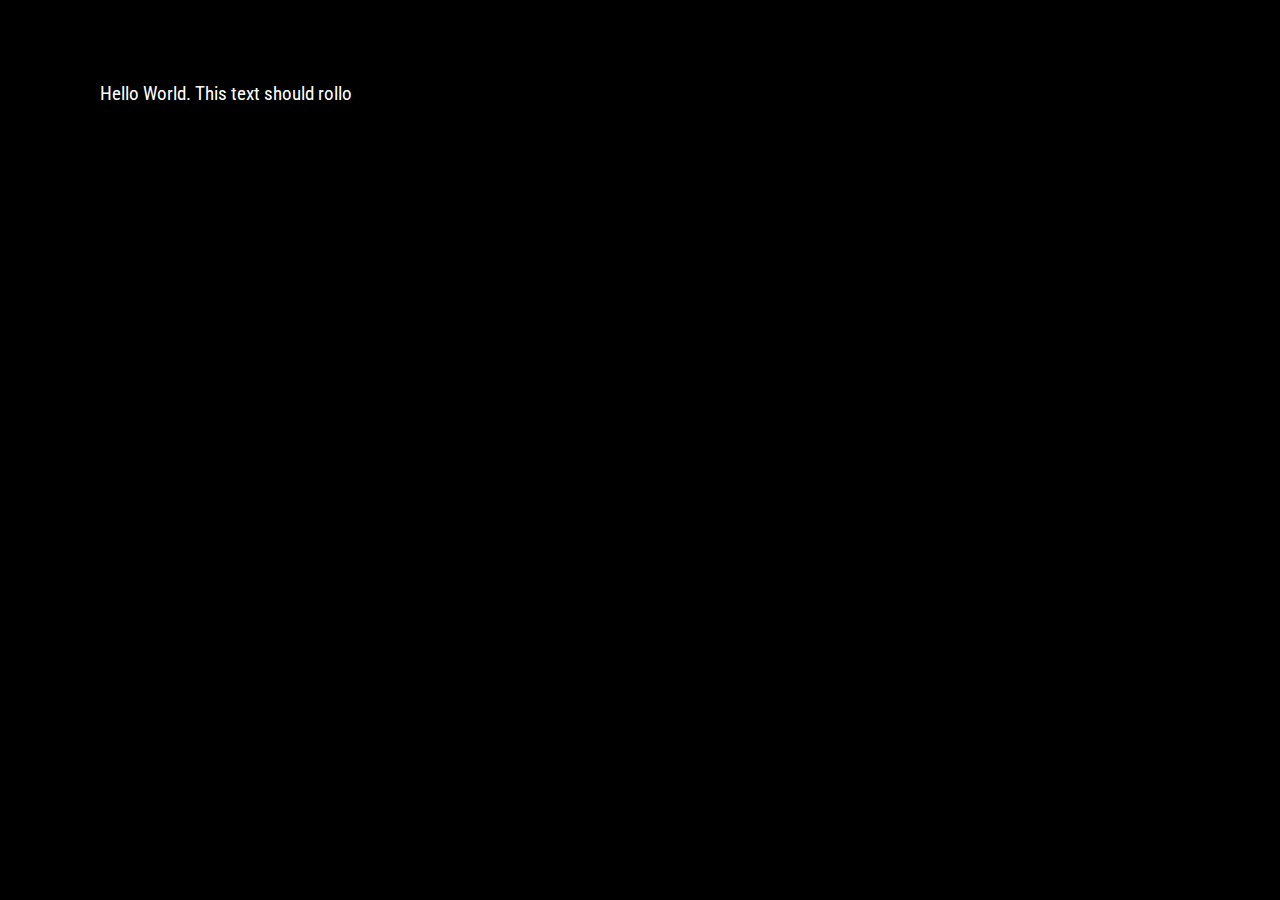
<file: texttest.html>
<!DOCTYPE html>
<html lang="">
<head>
    <meta charset="UTF-8">
    <meta name="viewport" content="width=device-width, initial-scale=1.0">
    <title></title>
    <link href="https://fonts.googleapis.com/css?family=Roboto+Condensed:300,400,700" rel="stylesheet">
    <link rel="stylesheet" href="">
    <script src="../lib/d3.v4.min.js"></script>
    

    <style>
        body { 
            font-family: "Roboto Condensed", Arial, "Helvetica Neue", Helvetica, sans-serif;
            background: #000;
            margin:0;
        }
        
        .boldtext { 
            font-size:300%;
            font-weight: 700; 
        }
        
        .text {
            fill:#fff;
            stroke:none;
            font-size: 120%;
            
        }
    </style>
</head>

<body>
   
    <script>
        
        var width = window.innerWidth,
            height = window.innerHeight;
        
        var svg = d3.select("body")
            .append("svg")
            .attr("width", width * 0.98)
            .attr("height", height * 0.99)
        
        
        
        var text = svg.append("text")
            .attr("class", "text")
            .attr("x", 100)
            .attr("y", 100)
            
        var string ="Hello World. This text should rollout one word at a time";
        
        var addText = function (string, element) { 
        
            
            var data = string.split('');
            var words = ""; 

            data.forEach(function (d, i) { 

                var text = d3.select(element);

                words = words + d;

                text.transition().delay( function () { 
                    return i * 20;   
                }).text(words);


            })
            
        }
        
        addText(string, '.text');
        

        
       
    
    
    </script>
   
</body>
</html>
</file>
<file: styles.css>
body {
    font-family: arial, sans-serif, helvetica;
    background: #000;
    color: lightgray;
}

.title {
    font-family: "Lato", arial, sans-serif, helvetica;
    font-size: 1.7em;
    width: 100%;
    text-align: center;
    font-weight: 900;
    color: lightgray;
    margin-top: 20px;
}


.bar {
  fill: #3e785d;
}

.bar2 {
    fill:
    #85ad9e;
}

.bar:hover {

}

.axis--x path {
/*  display: none;*/
}

.axis--y path {

}

text {
    fill: #eee;

}

.line {
  fill: none;
  stroke: steelblue;
  stroke-width: 1.5px;
}

.line1 {
    fill: none;
    stroke: #fff;

    stroke-width: 2px;
}

.line2 {
    fill: none;
    stroke: steelblue;

    stroke-width: 2px;
}

.line3 {
    fill: none;
    stroke: yellow;

    stroke-width: 2px;
}

#legend {
    position: relative;
}

#legend2 {
    position: relative;
}

.legend1box {
    width: 15px;
    height: 15px;
    background: #3E785D;
    float: left;

}

.legendtext {
    float: left;
    margin-left: 10px;
    font-size: 0.75em;
    padding-top: 2px;
}

.legend2box {
    width: 15px;
    height: 15px;
    background: #85AD9E;
    float: left;
    margin-left: 10px;

}

.legend3box {
    width: 15px;
    height: 1.5px;
    background: steelblue;
    float: left;
    margin-left: 10px;
    margin-top: 6px;

}

.legend4box {
    width: 15px;
    height: 2px;
    background: white;
    float: left;
    margin-left: 10px;
    margin-top: 8px;

}

.annotation {
    font-size: 0.8em;
    fill: #85ad9e;

}

.annotateline {
    stroke: #85ad9e;
    stroke-width:0.8;
}

.a_note {
     background: #fff;


}

.notetext {
    color: #85ad9e;
    font-size: 0.8em;
    width: 200px;
    line-height: 1.3em;


}

.inflation {
    float: left;
    font-size: 0.8em;
    padding-top: 2px;
    margin-left: 200px;
    height: 50px;
    max-width: 300px;

}

.detail {
    line-height: 1.4em;

}

.detailtitle {
    font-size: 1.2em;
    font-weight: 900;
    border-bottom: solid 1px ;
    padding-bottom: 3px;
    margin-bottom: 8px;


}

.detailtext {
    color: #85ad9e;
}

.priceHover {
    background: #fff;
    width: 25px;
    height: 18px;
    border-radius: 50%;
    font-size: 0.7em;
    color: #000;
    padding-top: 7px;
}

.label, .labelannotate {
    font-size: 0.65em;
    color: #85AD9E;
    width: 40px;
    text-align: center;
    line-height: 1.2em;

}

.labelannotate {
    color: steelblue;
    line-height: 1.2em;
}

.bfpguides {
    stroke: #85AD9E;
    stroke-width: 1;
    shape-rendering: crispEdges;
}

.levies, .bfp {
    color: #fff;
    font-size: 0.8em;
    width: 200px;

}

.endnotetext {
    font-size: 0.85em;
    color: #85AD9E;
}



/* CHART 2 STYLES - ------------------------ */

#chart2 {
    position: relative;

    margin-top: 0px;
}

.area {
    fill: #305E49;

}

.area2 {
    fill: #3E785D;
}

.secondtitle {
    font-family: "Lato", arial, sans-serif, helvetica;
    font-size: 1.1em;
    width: auto;

    position: relative;
    left: 100px;
    text-align: left;
    font-weight: 900;
    color: lightgray;



    width: auto;
    margin-bottom: 15px;

}

.text {
    color: #85AD9E;
    font-size: 0.8em;
    position: relative;
    left: 100px;
    width: 400px;
    line-height: 1.3em;
}

#element2 {
    width: 100%;
    padding-top: 50px;
}

.left {
    float: left;
    width: auto;
    width: 600px;
}





#chart2 {

}

.levyDescriptions {
    font-size:1em;
    position: relative;
    left: 100px;
    width: 400px;
}

.description {
    color: #85AD9E;
}

.descriptiontitle {
    font-size: 1em;
    padding-top: 10px;
    color: #fff;
    font-weight: 900;
}

.chart2labels {
    visibility: hidden;
}


#chart2 .annotationline {
    stroke: #85AD9E;
    stroke-width:1;
    shape-rendering: crispEdges;
}

#chart2 .label {
    width: 200px;
    color: #fff;
    text-align: center;

}

.labeltoppercent {
    visibility: hidden;
}

.levycheck {
    margin-top: 10px;
    width: 200px;
    font-size: 1em;
    color: #fff;
}

.levyExpl {
    width: 300px;
    font-size: 0.8em;
    color: #85AD9E;
    line-height: 1.3em;
    margin-bottom: 8px;
}

.pumplabel {
    width: 100px;
    text-align: center;
    background: #000;
     color: #fff;
    font-size: 1.1em;
}

.pumplabel2 {
    width: 400px;
    text-align: center;
    color: #fff;
}

.label2 {
  display: none;
}
</file>
